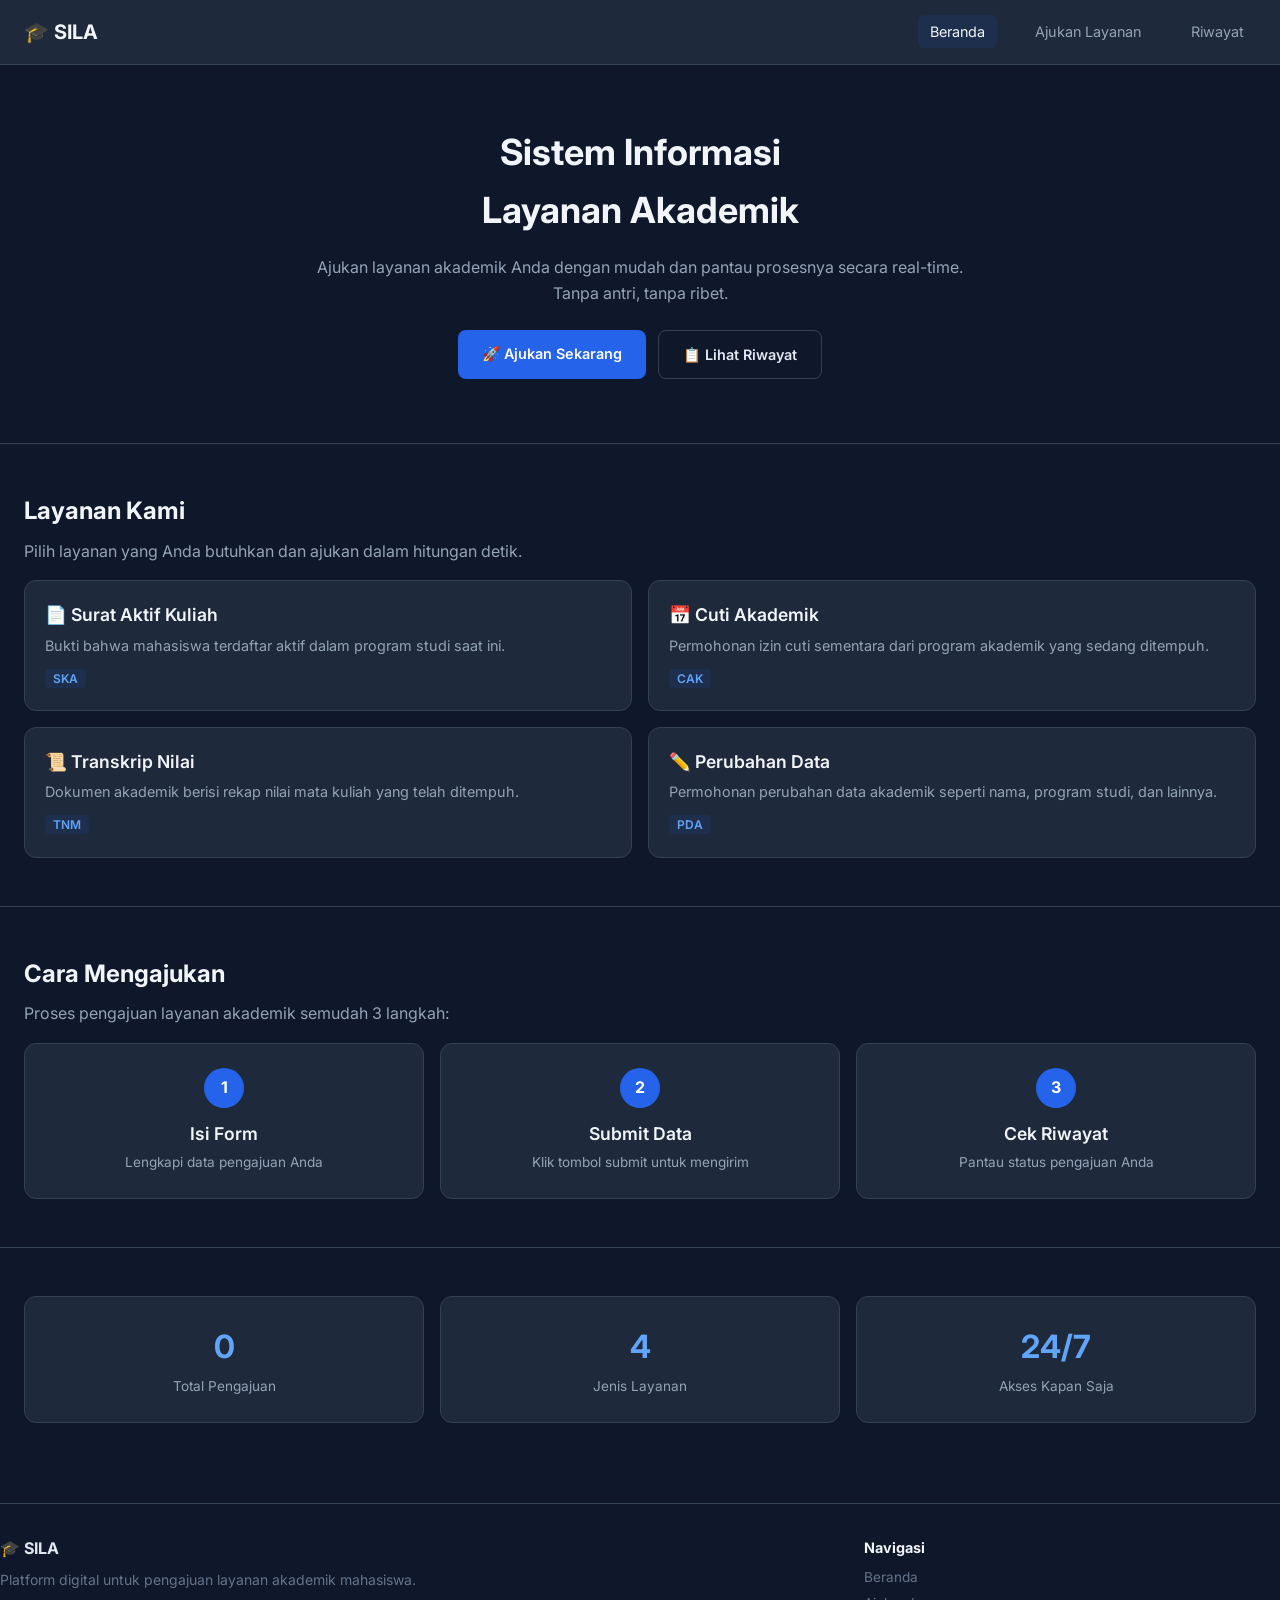
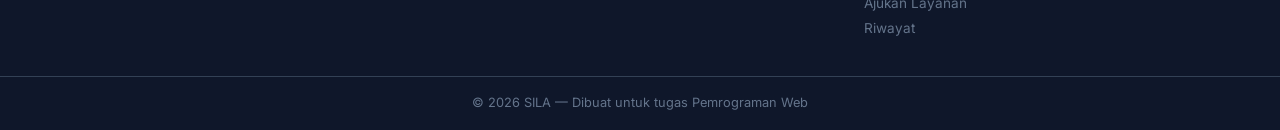
<file: index.html>
<!DOCTYPE html>
<html lang="id">

<head>
    <meta charset="UTF-8">
    <meta name="viewport" content="width=device-width, initial-scale=1.0">
    <title>SILA — Sistem Informasi Layanan Akademik</title>
    <link rel="preconnect" href="https://fonts.googleapis.com">
    <link rel="preconnect" href="https://fonts.gstatic.com" crossorigin>
    <link href="https://fonts.googleapis.com/css2?family=Inter:wght@400;600;700&display=swap" rel="stylesheet">
    <link rel="stylesheet" href="CSS/style 2.css">
</head>

<body>

    <!-- HEADER & NAVIGASI -->
    <header class="navbar">
        <div class="container navbar-inner">
            <a href="index.html" class="logo">🎓 SILA</a>
            <input type="checkbox" id="navtoggle" class="navtoggle">
            <label for="navtoggle" class="list-hamburger">
                <span></span>
                <span></span>
                <span></span>
            </label>
            <nav>
                <ul class="nav-menu">
                    <li><a href="index.html" class="active">Beranda</a></li>
                    <li><a href="layanan.html">Ajukan Layanan</a></li>
                    <li><a href="riwayat.html">Riwayat</a></li>
                </ul>
            </nav>
        </div>
    </header>

    <!-- KONTEN UTAMA -->
    <main>

        <!-- Hero -->
        <section class="hero">
            <div class="container">
                <h1>Sistem Informasi<br>Layanan Akademik</h1>
                <p>Ajukan layanan akademik Anda dengan mudah dan pantau prosesnya secara real-time.<br>Tanpa antri,
                    tanpa ribet.</p>
                <div class="hero-buttons">
                    <a href="layanan.html" class="btn btn-primary">🚀 Ajukan Sekarang</a>
                    <a href="riwayat.html" class="btn btn-outline">📋 Lihat Riwayat</a>
                </div>
            </div>
        </section>

        <!-- Daftar Layanan -->
        <section class="section">
            <div class="container">
                <h2>Layanan Kami</h2>
                <p class="section-desc">Pilih layanan yang Anda butuhkan dan ajukan dalam hitungan detik.</p>
                <div class="cards-grid">
                    <article class="card">
                        <h3>📄 Surat Aktif Kuliah</h3>
                        <p>Bukti bahwa mahasiswa terdaftar aktif dalam program studi saat ini.</p>
                        <span class="card-code">SKA</span>
                    </article>
                    <article class="card">
                        <h3>📅 Cuti Akademik</h3>
                        <p>Permohonan izin cuti sementara dari program akademik yang sedang ditempuh.</p>
                        <span class="card-code">CAK</span>
                    </article>
                    <article class="card">
                        <h3>📜 Transkrip Nilai</h3>
                        <p>Dokumen akademik berisi rekap nilai mata kuliah yang telah ditempuh.</p>
                        <span class="card-code">TNM</span>
                    </article>
                    <article class="card">
                        <h3>✏️ Perubahan Data</h3>
                        <p>Permohonan perubahan data akademik seperti nama, program studi, dan lainnya.</p>
                        <span class="card-code">PDA</span>
                    </article>
                </div>
            </div>
        </section>

        <!-- Cara Mengajukan -->
        <section class="section">
            <div class="container">
                <h2>Cara Mengajukan</h2>
                <p class="section-desc">Proses pengajuan layanan akademik semudah 3 langkah:</p>
                <div class="steps-grid">
                    <div class="step">
                        <div class="step-number">1</div>
                        <h3>Isi Form</h3>
                        <p>Lengkapi data pengajuan Anda</p>
                    </div>
                    <div class="step">
                        <div class="step-number">2</div>
                        <h3>Submit Data</h3>
                        <p>Klik tombol submit untuk mengirim</p>
                    </div>
                    <div class="step">
                        <div class="step-number">3</div>
                        <h3>Cek Riwayat</h3>
                        <p>Pantau status pengajuan Anda</p>
                    </div>
                </div>
            </div>
        </section>

        <!-- Statistik -->
        <section class="section">
            <div class="container">
                <div class="stats-grid">
                    <div class="stat">
                        <div class="stat-number">0</div>
                        <div class="stat-label">Total Pengajuan</div>
                    </div>
                    <div class="stat">
                        <div class="stat-number">4</div>
                        <div class="stat-label">Jenis Layanan</div>
                    </div>
                    <div class="stat">
                        <div class="stat-number">24/7</div>
                        <div class="stat-label">Akses Kapan Saja</div>
                    </div>
                </div>
            </div>
        </section>

    </main>

    <!-- FOOTER -->
    <footer class="footer">
        <div class="container footer-inner">
            <div>
                <strong>🎓 SILA</strong>
                <p>Platform digital untuk pengajuan layanan akademik mahasiswa.</p>
            </div>
            <div class="footer-nav">
                <h4>Navigasi</h4>
                <ul>
                    <li><a href="index.html">Beranda</a></li>
                    <li><a href="layanan.html">Ajukan Layanan</a></li>
                    <li><a href="riwayat.html">Riwayat</a></li>
                </ul>
            </div>
        </div>
        <div class="footer-bottom">
            <div class="container">
                <p>&copy; 2026 SILA — Dibuat untuk tugas Pemrograman Web</p>
            </div>
        </div>
    </footer>

</body>

</html>
</file>
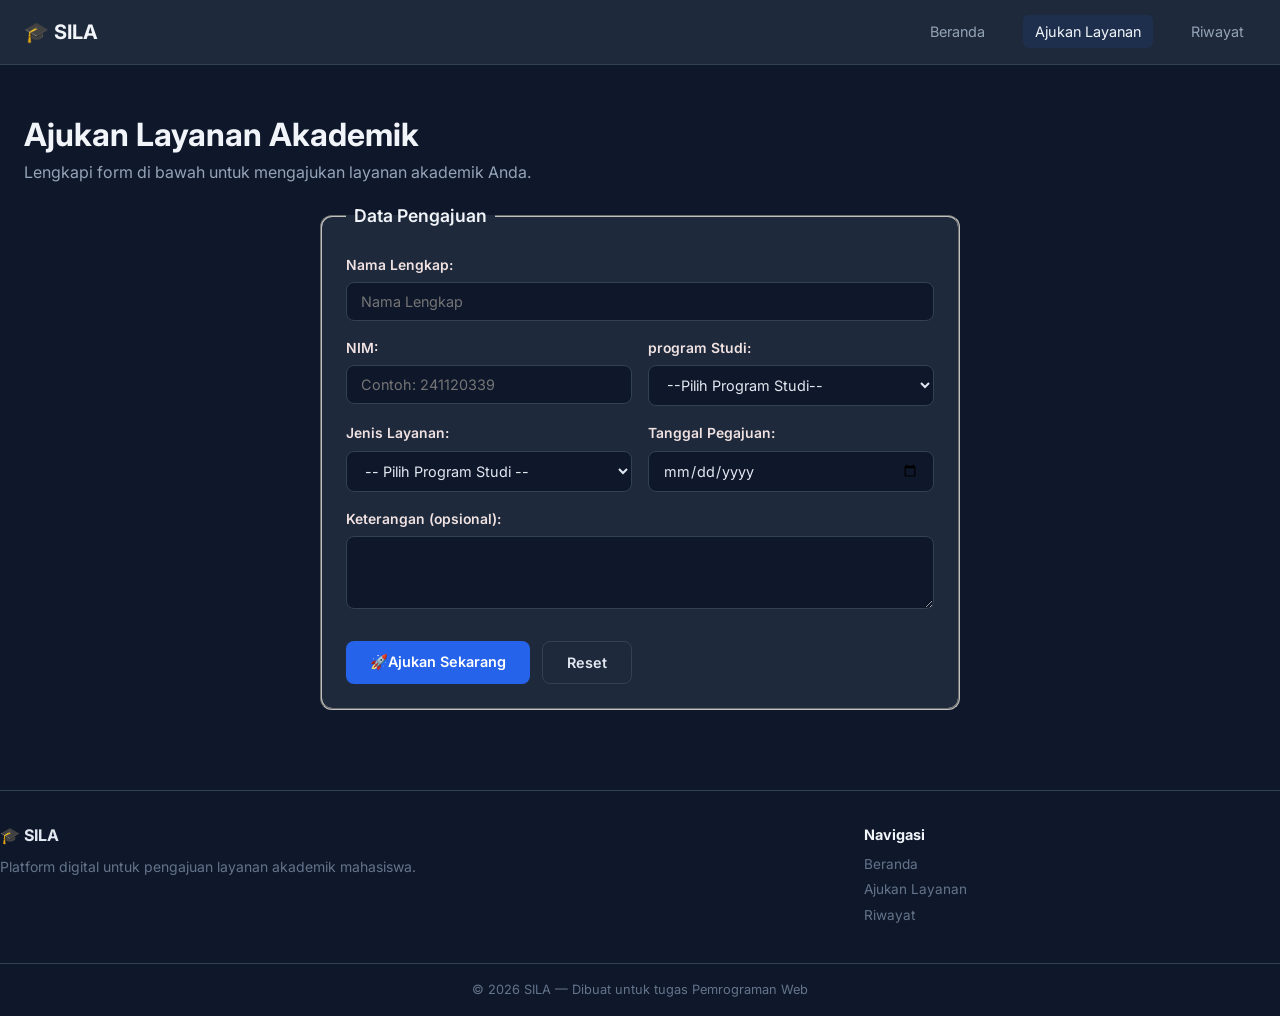
<file: layanan.html>
<!DOCTYPE html>
<html lang="id">

<head>
    <meta charset="UTF-8">
    <meta name="viewport" content="width=device-width, initial-scale=1.0">
    <title>Ajukan Layanan — SILA</title>
    <link rel="preconnect" href="https://fonts.googleapis.com">
    <link rel="preconnect" href="https://fonts.gstatic.com" crossorigin>
    <link href="https://fonts.googleapis.com/css2?family=Inter:wght@400;600;700&display=swap" rel="stylesheet">
    <link rel="stylesheet" href="CSS/style 2.css">
</head>

<body>

    <!-- HEADER & NAVIGASI -->
    <header class="navbar">
        <div class="container navbar-inner">
            <a href="index.html" class="logo">🎓 SILA</a>
            <nav>
                <ul class="nav-menu">
                    <li><a href="index.html">Beranda</a></li>
                    <li><a href="layanan.html"  class="active">Ajukan Layanan</a></li>
                    <li><a href="riwayat.html">Riwayat</a></li>
                </ul>
            </nav>
        </div>
    </header>

    <main>
        <section class="section">
            <div class="container">
                <h1>Ajukan Layanan Akademik</h1>
                <p class="section-desc">Lengkapi form di bawah untuk mengajukan layanan akademik Anda.</p>
                <form action="#" target="_blank" method="post" class="form-card">
                    <fieldset>
                        <legend>Data Pengajuan</legend>
                        <!-- Input nama lengkap -->
                            <div class="formlayanan">
                                <label for="Nama">Nama Lengkap: </label>
                                <input type="text" id="Nama" required placeholder="Nama Lengkap">
                            </div>
                         <!-- Input NIM dan prodi -->
                            <div class="formrow">
                                <div class="formlayanan">
                                <label for="NIM">NIM: </label>
                                <input type="text" id="NIM" required placeholder="Contoh: 241120339">
                                </div>

                                <div class="formlayanan">
                                    <label for="prodi">program Studi: </label>
                                    <select name="prodi" id="prodi" required>
                                        <option value="">--Pilih Program Studi--</option>
                                        <option value="Sistem Informasi">Sistem Informasi</option>
                                        <option value="Teknik Informatika">Sistem Informasi</option>
                                        <option value="Teknologi Informasi">Sistem Informasi</option>
                                        <option value="Manajemen">Sistem Informasi</option>
                                        <option value="Akutansi">Sistem Informasi</option>
                                    </select>
                                </div>
                            </div>
                        <!-- Layanan dan Tanggal -->
                            <div class="formrow">
                                <div class="formlayanan">
                                    <label for="Layanan">Jenis Layanan: </label>
                                    <select name="Layanan" id="Layanan" required>
                                        <option value="">-- Pilih Program Studi --</option>
                                        <option value="SKA">SKA - Surat aktif kuliah</option>
                                        <option value="CAK">CAK - Cuti kuliah</option>
                                        <option value="TNM">TNM - Transkrip akademik</option>
                                        <option value="PDA">PDA - Perubahan data</option>
                                    </select>
                                </div>

                                <div class="formlayanan">
                                    <label for="Tanggal">Tanggal Pegajuan: </label>
                                    <input type="date" name="Tanggal" id="Tanggal" required>
                                </div>
                            </div>

                            <div class="formlayanan">
                                <label for="Keterangan">Keterangan (opsional): </label>
                                <textarea name="Keterangan" id="Keterangan" rows="3"></textarea>
                            </div>

                            <div class="formbtn">
                                <button type="submit" class="btn btn-primary">
                                    🚀Ajukan Sekarang
                                </button>
                                <button type="reset" class="btn btn-outline">
                                    Reset
                                </button>
                            </div>
                    </fieldset>
                </form>
            </div>
        </section>
    </main>

    <footer class="footer">
        <div class="container footer-inner">
            <div>
                <strong>🎓 SILA</strong>
                <p>Platform digital untuk pengajuan layanan akademik mahasiswa.</p>
            </div>
            <div>
                <h4>Navigasi</h4>
                <a href="index.html">Beranda</a>
                <a href="layanan.html">Ajukan Layanan</a>
                <a href="riwayat.html">Riwayat</a>
            </div>
        </div>
        <div class="footer-bottom">
            <div class="container">
                <p>&copy; 2026 SILA — Dibuat untuk tugas Pemrograman Web</p>
            </div>
        </div>
    </footer>

</body>

</html>
</file>
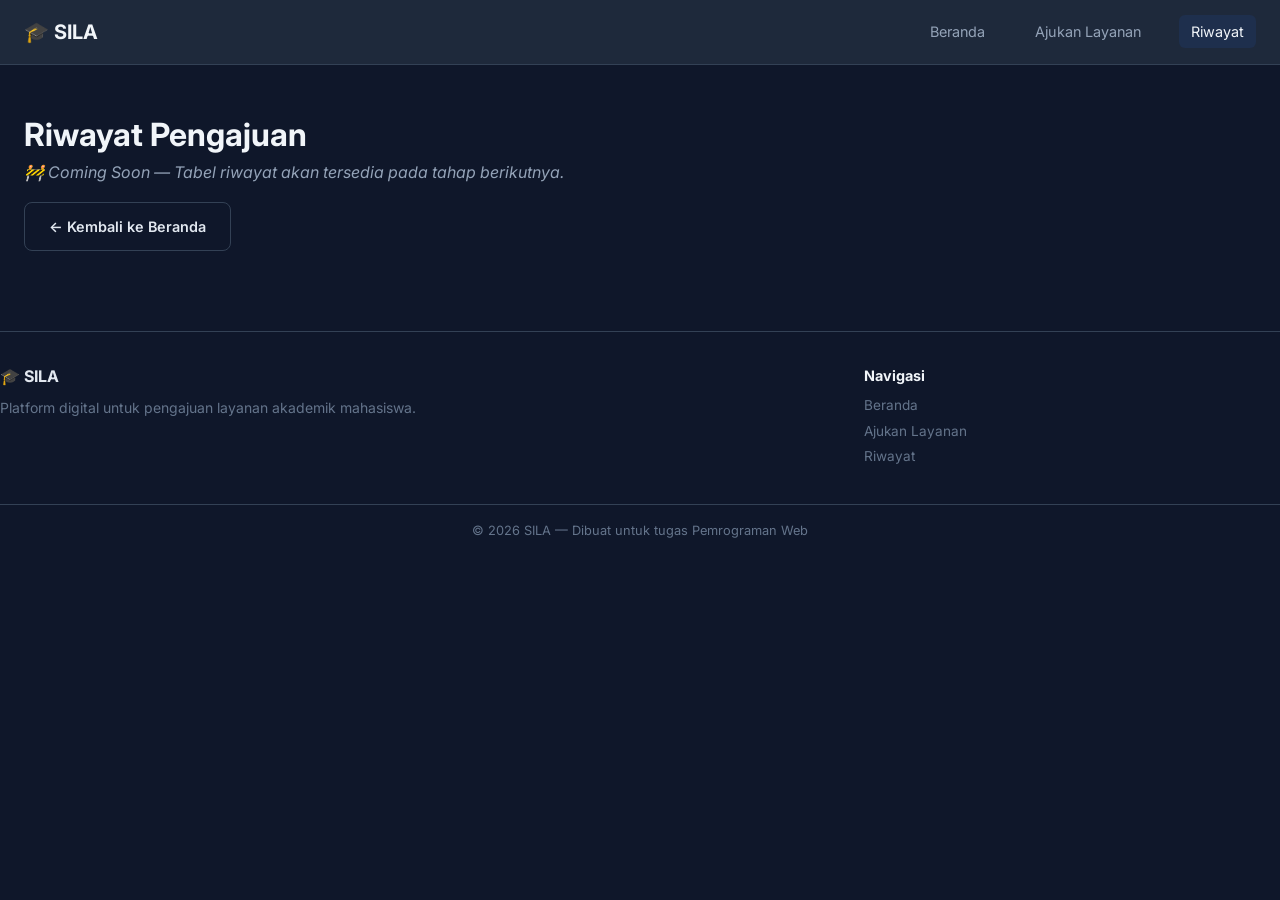
<file: riwayat.html>
<!DOCTYPE html>
<html lang="id">

<head>
    <meta charset="UTF-8">
    <meta name="viewport" content="width=device-width, initial-scale=1.0">
    <title>Riwayat Pengajuan — SILA</title>
    <link rel="preconnect" href="https://fonts.googleapis.com">
    <link rel="preconnect" href="https://fonts.gstatic.com" crossorigin>
    <link href="https://fonts.googleapis.com/css2?family=Inter:wght@400;600;700&display=swap" rel="stylesheet">
    <link rel="stylesheet" href="CSS/style 2.css">
</head>

<body>

    <!-- HEADER & NAVIGASI -->
    <header class="navbar">
        <div class="container navbar-inner">
            <a href="index.html" class="logo">🎓 SILA</a>
            <nav>
                <ul class="nav-menu">
                    <li><a href="index.html" >Beranda</a></li>
                    <li><a href="layanan.html">Ajukan Layanan</a></li>
                    <li><a href="riwayat.html" class="active">Riwayat</a></li>
                </ul>
            </nav>
        </div>
    </header>

    <main>
        <section class="section">
            <div class="container">
                <div class="hero-riwayat"><h1>Riwayat Pengajuan</h1>
                <p class="section-desc"><em>🚧 Coming Soon — Tabel riwayat akan tersedia pada tahap berikutnya.</em></p></div>
                <a href="index.html" class="btn btn-outline">← Kembali ke Beranda</a>
            </div>
        </section>
    </main>

    <footer class="footer">
        <div class="container footer-inner">
            <div>
                <strong>🎓 SILA</strong>
                <p>Platform digital untuk pengajuan layanan akademik mahasiswa.</p>
            </div>
            <div>
                <h4>Navigasi</h4>
                <a href="index.html">Beranda</a>
                <a href="layanan.html">Ajukan Layanan</a>
                <a href="riwayat.html">Riwayat</a>
            </div>
        </div>
        <div class="footer-bottom">
            <div class="container">
                <p>&copy; 2026 SILA — Dibuat untuk tugas Pemrograman Web</p>
            </div>
        </div>
    </footer>

</body>

</html>
</file>
<file: CSS/style 2.css>
/* ================================
   CSS DASAR — SILA
   ================================ */

* {
    margin: 0;
    padding: 0;
    box-sizing: border-box;
}

body {
    background-color: #0f172a;
    color: #e2e8f0;
    padding-top: 60px;
    /* agar konten tidak tertutup oleh navbar */
}

h1,
h2,
h3 {
    color: #f1f5f9;
}

a {
    color: #60a5fa;
    text-decoration: none;
}

a:hover {
    color: #93c5fd;
}

hr {
    border: none;
    border-top: 1px solid #334155;
}


/* ================================
   CSS LANJUTAN — SILA
   ================================ */

body {
    font-family: 'Inter', sans-serif;
    font-size: 16px;
    line-height: 1.6;
}

h1 {
    font-size: 2rem;
    font-weight: 700;
}

h2 {
    font-size: 1.5rem;
    font-weight: 700;
    margin-bottom: 8px;
}

h3 {
    font-size: 1.1rem;
    font-weight: 600;
    margin-bottom: 4px;
}

.section-desc {
    color: #94a3b8;
    margin-bottom: 16px;
}


/* ================================
   PAGE LAYOUT — SILA
   ================================ */

/* --------------------------------
   Container
   Membatasi lebar konten maksimum 1000px
   dan mengatur posisinya agar selalu
   di tengah halaman (margin: 0 auto).
   -------------------------------- */
.container {
    max-width: 1400px;
    margin: 0 auto;
    /* tengah horizontal */
    padding: 0 24px;
    /* ruang kiri & kanan */
}

/* --------------------------------
   Navbar (Bilah Navigasi) — menggunakan Flexbox
   Flexbox mengatur elemen anak secara baris (row).
   justify-content: space-between → logo kiri, nav kanan.
   align-items: center → sejajar secara vertikal.
   -------------------------------- */
.navbar {
    background-color: #1e293b;
    border-bottom: 1px solid #334155;
    padding: 16px 0;
    position: fixed;
    /* membuat  navigasiu menempel di layar */
    top: 0;
    left: 0;
    width: 100%;
    z-index: 1000;
    /* memastikan selalu ada di atas lapisan lain */
}

.navbar-inner {
    display: flex;
    /* aktifkan flexbox */
    justify-content: space-between;
    /* logo vs menu berjauhan */
    align-items: center;
    /* sejajar vertikal */
}

/* Logo: teks brand di pojok kiri */
.logo {
    font-size: 1.25rem;
    font-weight: 700;
    color: #f1f5f9;
}

/* Link navigasi berwarna abu dan memberi jarak kiri */
nav a {
    margin-left: 16px;
    color: #94a3b8;
    font-size: 0.9rem;
}

/* Link aktif / hover jadi berwarna putih */
nav a:hover,
nav a.active {
    color: #f1f5f9;
}

/* --------------------------------
   Hero Section
   Bagian pembuka halaman yang mencolok,
   biasanya memuat judul besar dan tombol aksi.
   -------------------------------- */
.hero {
    padding: 64px 0;
    text-align: center;
}

.hero h1 {
    font-size: 2.25rem;
    /* = 36px, ukuran besar */
    margin-bottom: 16px;
}

.hero p {
    color: #94a3b8;
    margin-bottom: 24px;
}

/* --------------------------------
   Tombol (Buttons)
   .btn    → gaya dasar semua tombol.
   .btn-primary → tombol utama (biru, solid).
   .btn-outline → tombol sekunder (hanya border).
   -------------------------------- */
.hero-buttons {
    display: flex;
    justify-content: center;
    gap: 12px;
    /* jarak antar tombol */
}

.btn {
    display: inline-block;
    padding: 12px 24px;
    border-radius: 8px;
    font-size: 0.9rem;
    font-weight: 600;
    transition: background-color 0.3s, transform 0.2s;
}

/* Tombol solid biru */
.btn-primary {
    background-color: #2563eb;
    color: #fff;
}

.btn-primary:hover {
    background-color: #1d4ed8;
    /* biru lebih gelap saat hover */
    color: #fff;
}

/* Tombol outline (hanya border, tanpa background) */
.btn-outline {
    border: 1px solid #334155;
    color: #e2e8f0;
}

.btn-outline:hover {
    background-color: #1e293b;
    color: #f1f5f9;
}

/* Blok konten dengan garis atas sebagai pemisah antar section */
.section {
    padding: 48px 0;
    border-top: 1px solid #334155;
}

/* --------------------------------
   Cards Grid — menggunakan CSS Grid
   grid-template-columns: 1fr 1fr → 2 kolom sama lebar.
   gap: jarak antar kartu.
   -------------------------------- */
.cards-grid {
    display: grid;
    grid-template-columns: 1fr 1fr;
    /* 2 kolom */
    gap: 16px;
    margin-top: 16px;
}

/* Kartu individual */
.card {
    background-color: #1e293b;
    border: 1px solid #334155;
    border-radius: 12px;
    padding: 20px;
}

.card p {
    color: #94a3b8;
    font-size: 0.9rem;
    margin-bottom: 8px;
}

/* Badge kode kecil berwarna biru di dalam kartu */
.card-code {
    font-size: 0.75rem;
    font-weight: 600;
    color: #60a5fa;
    background-color: rgba(37, 99, 235, 0.1);
    /* biru transparan */
    padding: 2px 8px;
    border-radius: 4px;
}

.card:hover{
    border-color: #475569;
    transform: translateY(-4px);
}

/* --------------------------------
   Steps Grid — menggunakan Flexbox
   flex: 1 berarti setiap .step mengambil
   lebar yang sama (membagi ruang secara merata).
   -------------------------------- */
.steps-grid {
    display: flex;
    gap: 16px;
    margin-top: 16px;
}

.step {
    flex: 1;
    /* lebar sama rata */
    text-align: center;
    background-color: #1e293b;
    border: 1px solid #334155;
    border-radius: 12px;
    padding: 24px 16px;
}

/* Lingkaran nomor langkah berwarna biru */
.step-number {
    width: 40px;
    height: 40px;
    background-color: #2563eb;
    color: #fff;
    border-radius: 50%;
    /* membuat kotak jadi lingkaran */
    display: flex;
    align-items: center;
    justify-content: center;
    font-weight: 700;
    margin: 0 auto 12px;
    /* tengah horizontal + jarak bawah */
}

.step p {
    color: #94a3b8;
    font-size: 0.85rem;
}

/* --------------------------------
   Stats Grid — Flexbox
   Untuk menampilkan statistik angka
   secara berdampingan.
   -------------------------------- */
.stats-grid {
    display: flex;
    gap: 16px;
}

.stat {
    flex: 1;
    text-align: center;
    background-color: #1e293b;
    border: 1px solid #334155;
    border-radius: 12px;
    padding: 24px;
}

/* Angka statistik besar berwarna biru */
.stat-number {
    font-size: 2rem;
    font-weight: 700;
    color: #60a5fa;
}

.stat-label {
    color: #94a3b8;
    font-size: 0.85rem;
    margin-top: 4px;
}

/* --------------------------------
   Footer — menggunakan CSS Grid
   grid-template-columns: 2fr 1fr →
   kolom kiri 2x lebih lebar dari kolom kanan
   (2/3 vs 1/3 lebar total).
   -------------------------------- */
.footer {
    border-top: 1px solid #334155;
    margin-top: 32px;
}

.footer-inner {
    display: grid;
    grid-template-columns: 2fr 1fr;
    /* 2 kolom tidak sama */
    gap: 32px;
    padding: 32px 0;
}

.footer-inner p {
    color: #64748b;
    font-size: 0.875rem;
    margin-top: 8px;
}

.footer-inner h4 {
    color: #f1f5f9;
    margin-bottom: 8px;
    font-size: 0.9rem;
}

/* Link di footer tampil sebagai block (baris baru per link) */
.footer-inner a {
    display: block;
    color: #64748b;
    font-size: 0.85rem;
    margin-bottom: 4px;
}

.footer-inner a:hover {
    color: #93c5fd;
}

/* Baris paling bawah footer (copyright) */
.footer-bottom {
    border-top: 1px solid #334155;
    padding: 16px 0;
    text-align: center;
}

.footer-bottom p {
    font-size: 0.8rem;
    color: #64748b;
}

/* STRUKTUR NAVIGASI dan MENU */
/* =========================== */

.nav-menu {
    list-style: none;
    /* hapus bullet/number dari list */
    display: flex;
    gap: 10px;
}

/* tampilan menu setiap link */
.nav-menu li a {
    color: #94a3b8;
    font-size: 0.9rem;
    padding: 8px 12px;
    border-radius: 6px;

}

/* mengatur saat cursor di arahkan ke link */
.nav-menu li a:hover {
    color: #f1f5f9;
    background-color: rgba(225, 225, 225, 0.05);
}

/* link yg sedang aktif. bg=biru redup */
.nav-menu li a.active {
    color: #f1f5f9;
    background-color: rgba(37, 99, 235, 0.1);
}

/* footer navigation list */
.footer-nav ul {
    list-style: none;

}

.footer-nav ul li {
    margin-bottom: 4px;
}

.footer-nav ul li {
    color: #64748b;
    font-size: 0.85rem;
}

.footer-nav ul li a:hover {
    color: #93c5fd;
}

/* LIST MENU -hamburger style */
/* menghilangkan gambar chekkcbox */
.navtoggle {
    display: none;
}

/* ikon garis tigas/hamburger */
.list-hamburger {
    display: none;
    /* hilanng di tampila dekstop */
    flex-direction: column;
    gap: 5px;
    cursor: pointer;
    padding: 4px;
}

/* setiap garis hamburger ada TIGA span */
.list-hamburger span {
    display: block;
    width: 24px;
    height: 4px;
    background-color: #f1f5f9;
    border-radius: 2px;
}

/* tampilkan menu  */
/* menggunakan media query(tampilan mobile)
max widt 768px(berlaku untukj layar yg lebarnya  <=768px) */
@media (max-width: 768px) {
    .navbar-inner {
        flex-wrap: wrap;
        /* bungkus jika tidak muat di layar */

    }

    /* tampilkan ikon hamburger di mobile */
    .list-hamburger {
        display: flex;
    }

    nav {
        width: 100%;
        order: 3;
        /* nav berada di baris 3 */
    }

    /* menu dis embunyikan di mobile */
    .nav-menu {
        display: none;
        flex-direction: column;
        gap: 0;
        width: 100%;
        padding: 8px 0;
        border-top: 1px solid #334155;
        margin-top: 12px;
    }

    .nav-menu li a {
        display: block;
        padding: 10px 0;
        border-radius: 0;
    }

    .navtoggle:checked~nav .nav-menu {
        display: flex;
    }

    .nav-menu{
    gap: 4px;
    }

    .hero h1{
        font-size: 1.5rem;
    }

    .hero-buttons{
        flex-direction: column;
        align-items: center;
    }

    .cards-grid{
        grid-template-columns: 1fr;
    }

    .steps-grid,.stats-grid {
        flex-direction: column;
    }

    .footer-inner{
        grid-template-columns: 1fr;
        gap: 24px;
        text-align: center;
    }

}

@media (max-width:480px) {
    .hero h1 {
        font-size: 1.25rem;
    }

    .btn{
        width: 100%;
        text-align: center;
    }

}


@keyframes fateIn{
    from{
        opacity: 0;
        transform: translateY(20px);
    }
    to{
        opacity: 1;
        transform: translateY(0px);
    }
}

.hero,.hero-layanan,.hero-riwayat{
    animation: fateIn 0.8s ease;
}

/* Layanan */

.form-card {
    max-width: 640px;
    margin: 0 auto;
}

fieldset{
    border: 1 solid #334155;
    border-radius: 12px;
    padding: 24px;
    background-color: #1e293b;
}

legend{
    font-size: 1.1rem;
    font-weight: 600;
    color: #f1f5f9;
    padding: 0 8px;
}

.formlayanan{
    margin-bottom: 16px;
}

.formlayanan label{
    display: block;
    font-size: 0.87rem;
    font-weight: 600;
    color: #f0e2e2;
    margin-bottom: 6px;
}

.formlayanan input, select, textarea{
    width: 100%;
    padding: 10px 14px;
    background-color: #0f172a;
    border: 1px solid #334155;
    border-radius: 8px;
    color: #e2e8f0;
    font-size: 0.9rem;
    font-family: inherit;
    outline: none;
    transition: border-color 0.3s;
}

.formlayanan input:focus, select:focus, textarea:focus{
    border-color: #1d4ed8;
}

.formrow{
    display: grid;
    grid-template-columns: 1fr 1fr;
    gap: 16px;
}

.formbtn {
    display: flex;
    gap: 12px;
    margin-top: 24px;
}

.formbtn .btn{
    cursor: pointer;
    border: none;
    font-family: inherit;
}

.formbtn .btn-outline{
    border: 1px solid #334155;
    background: none;
}
</file>
